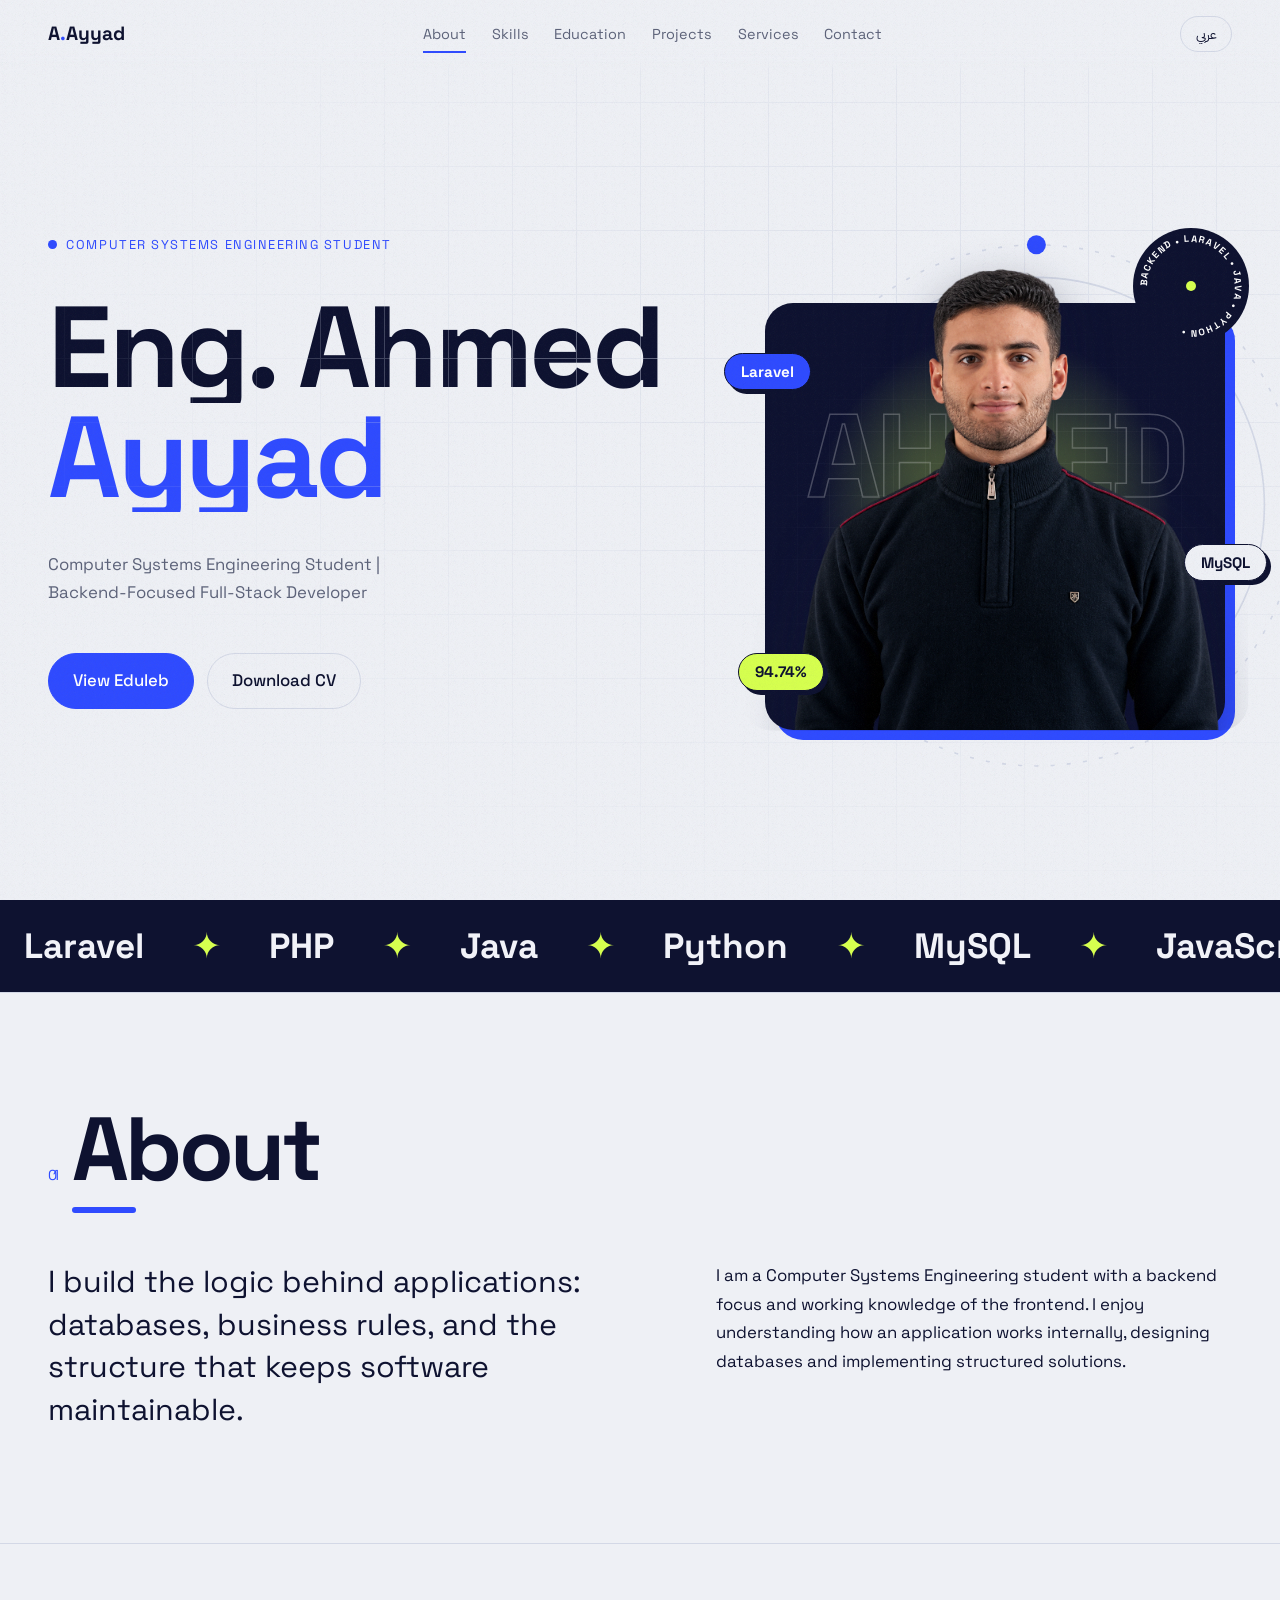
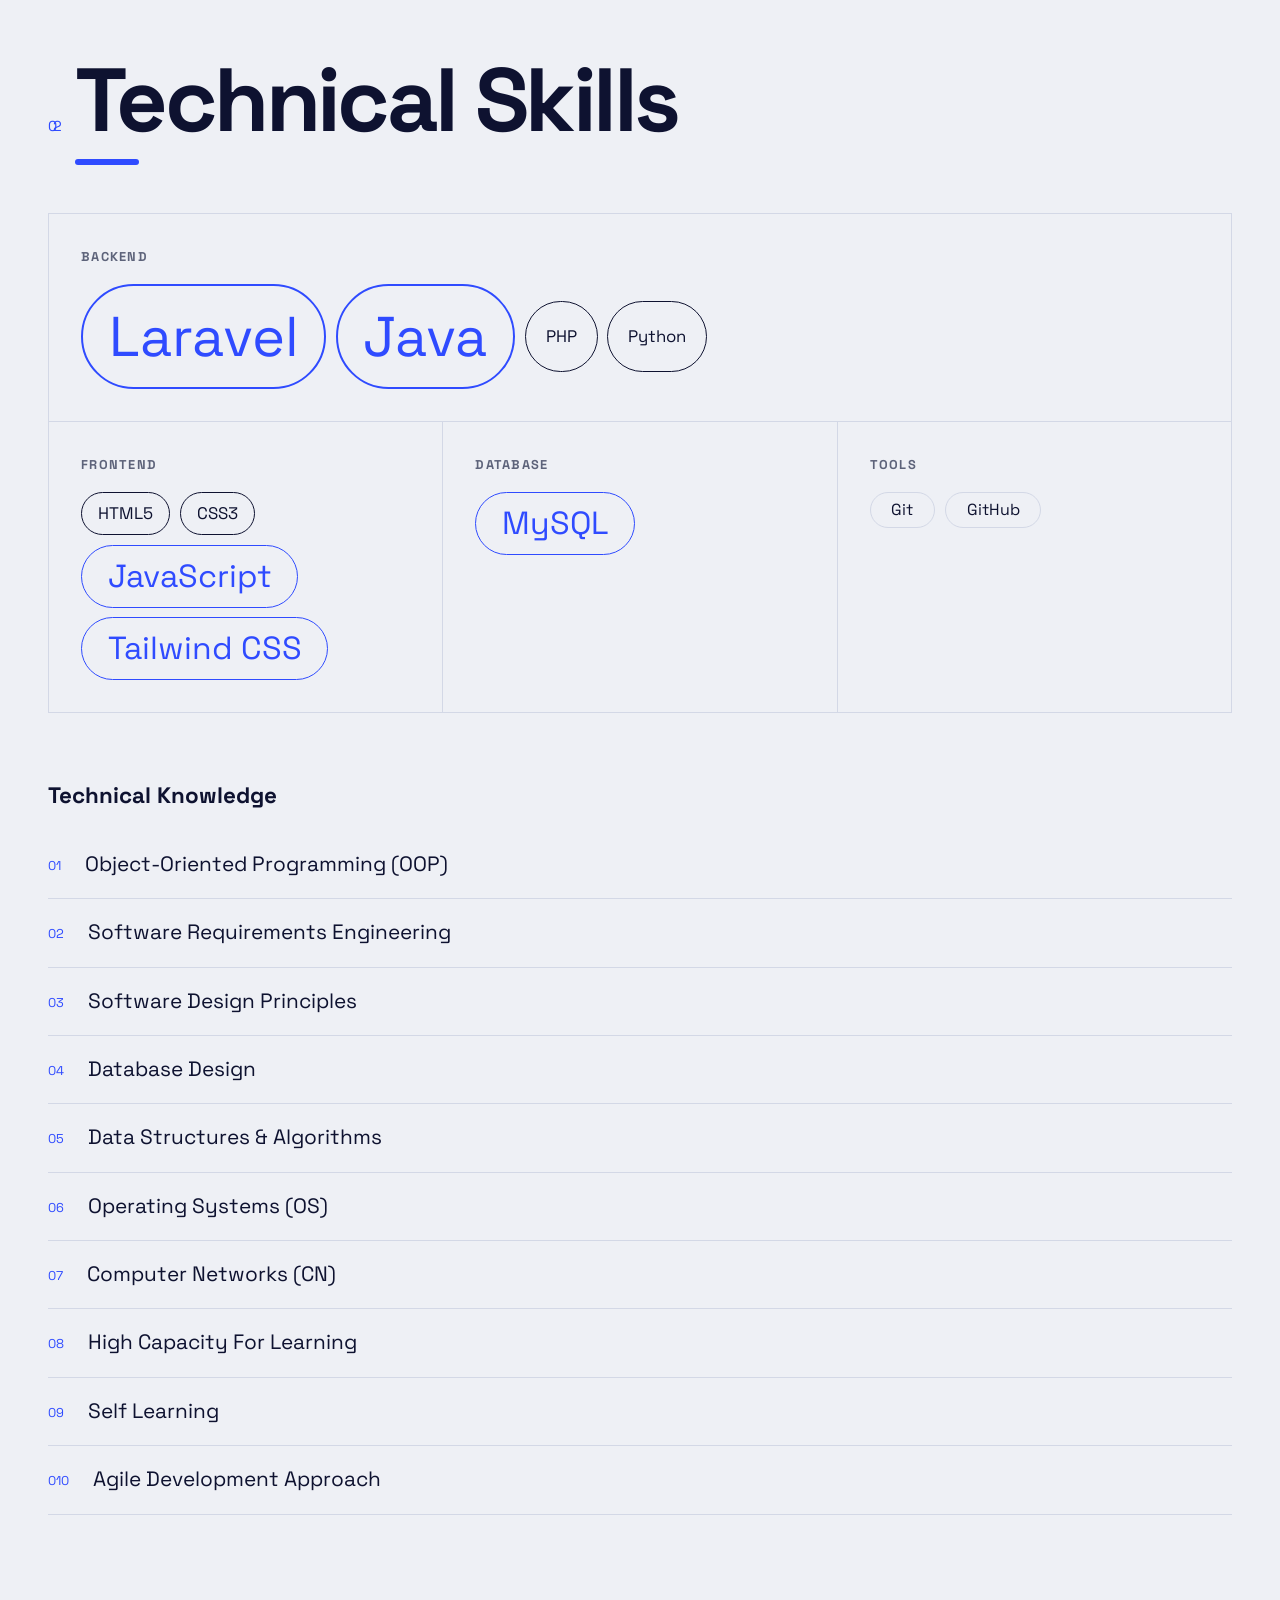
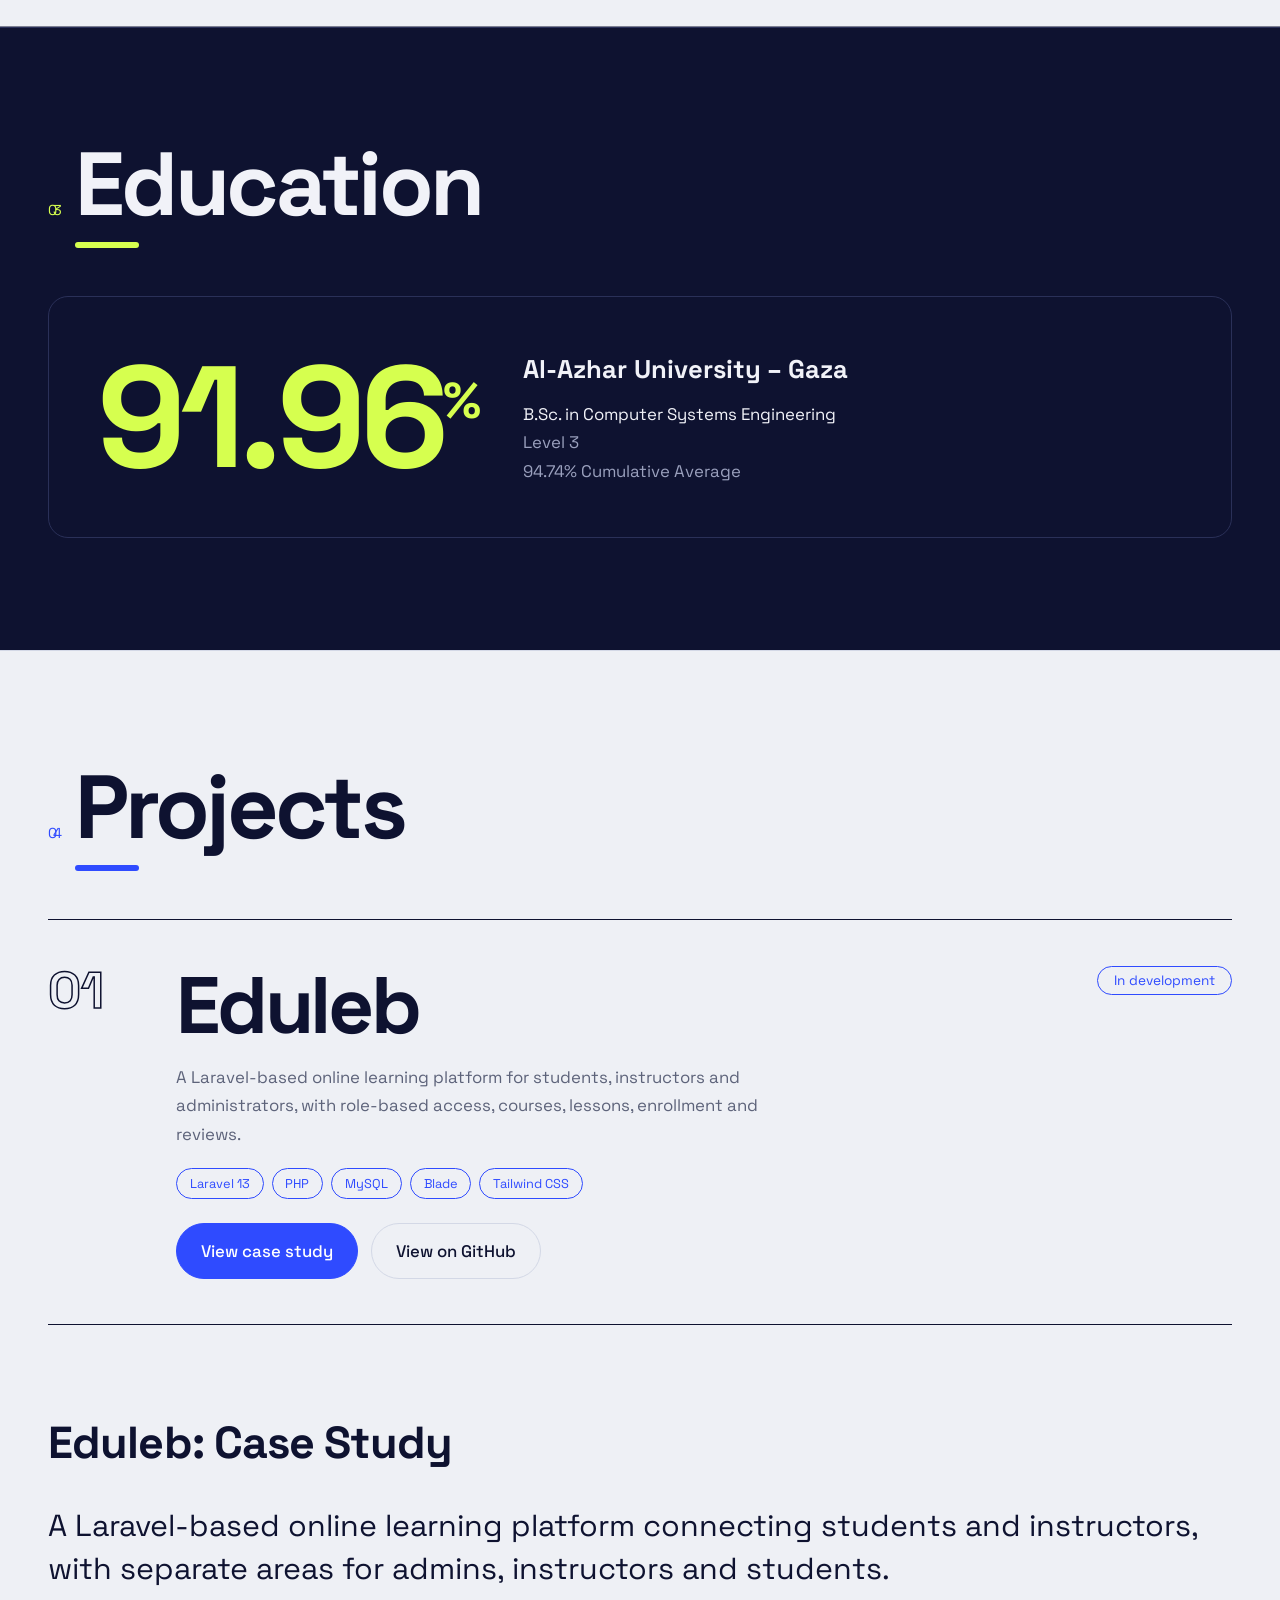
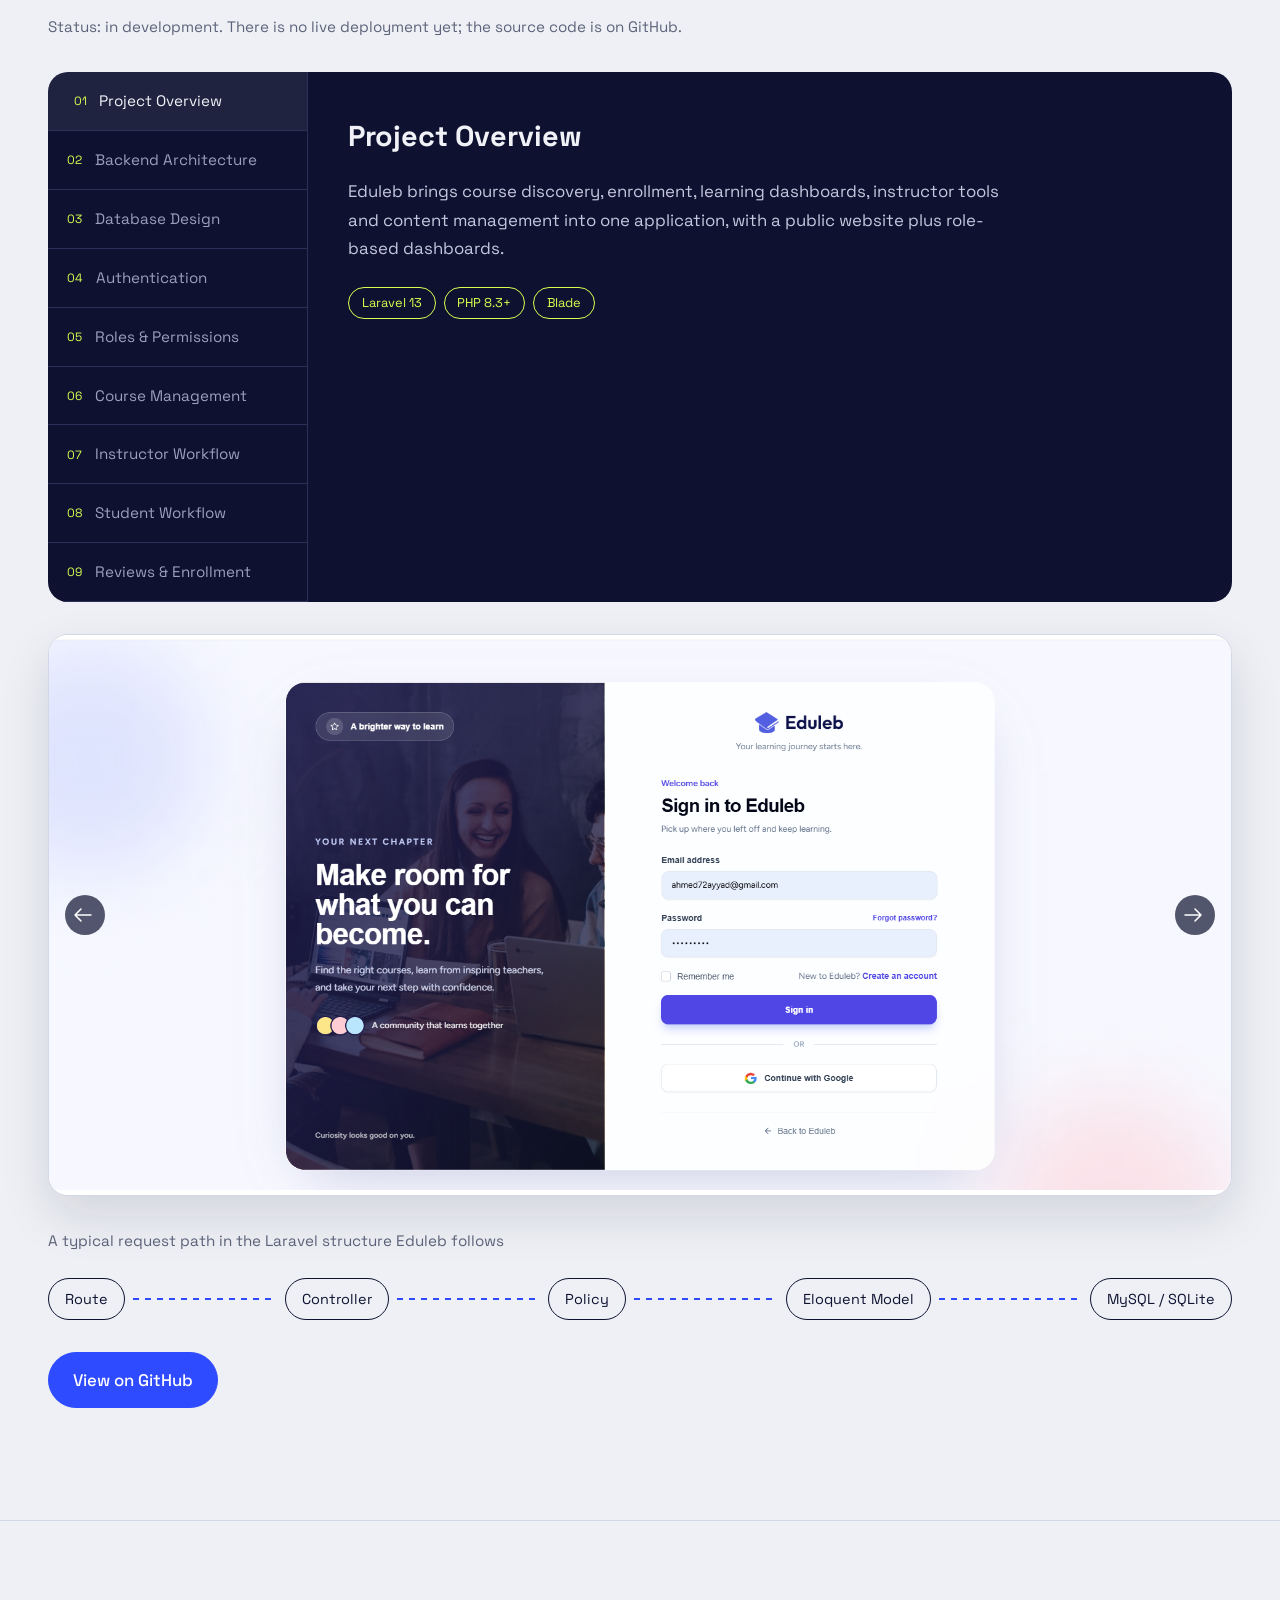
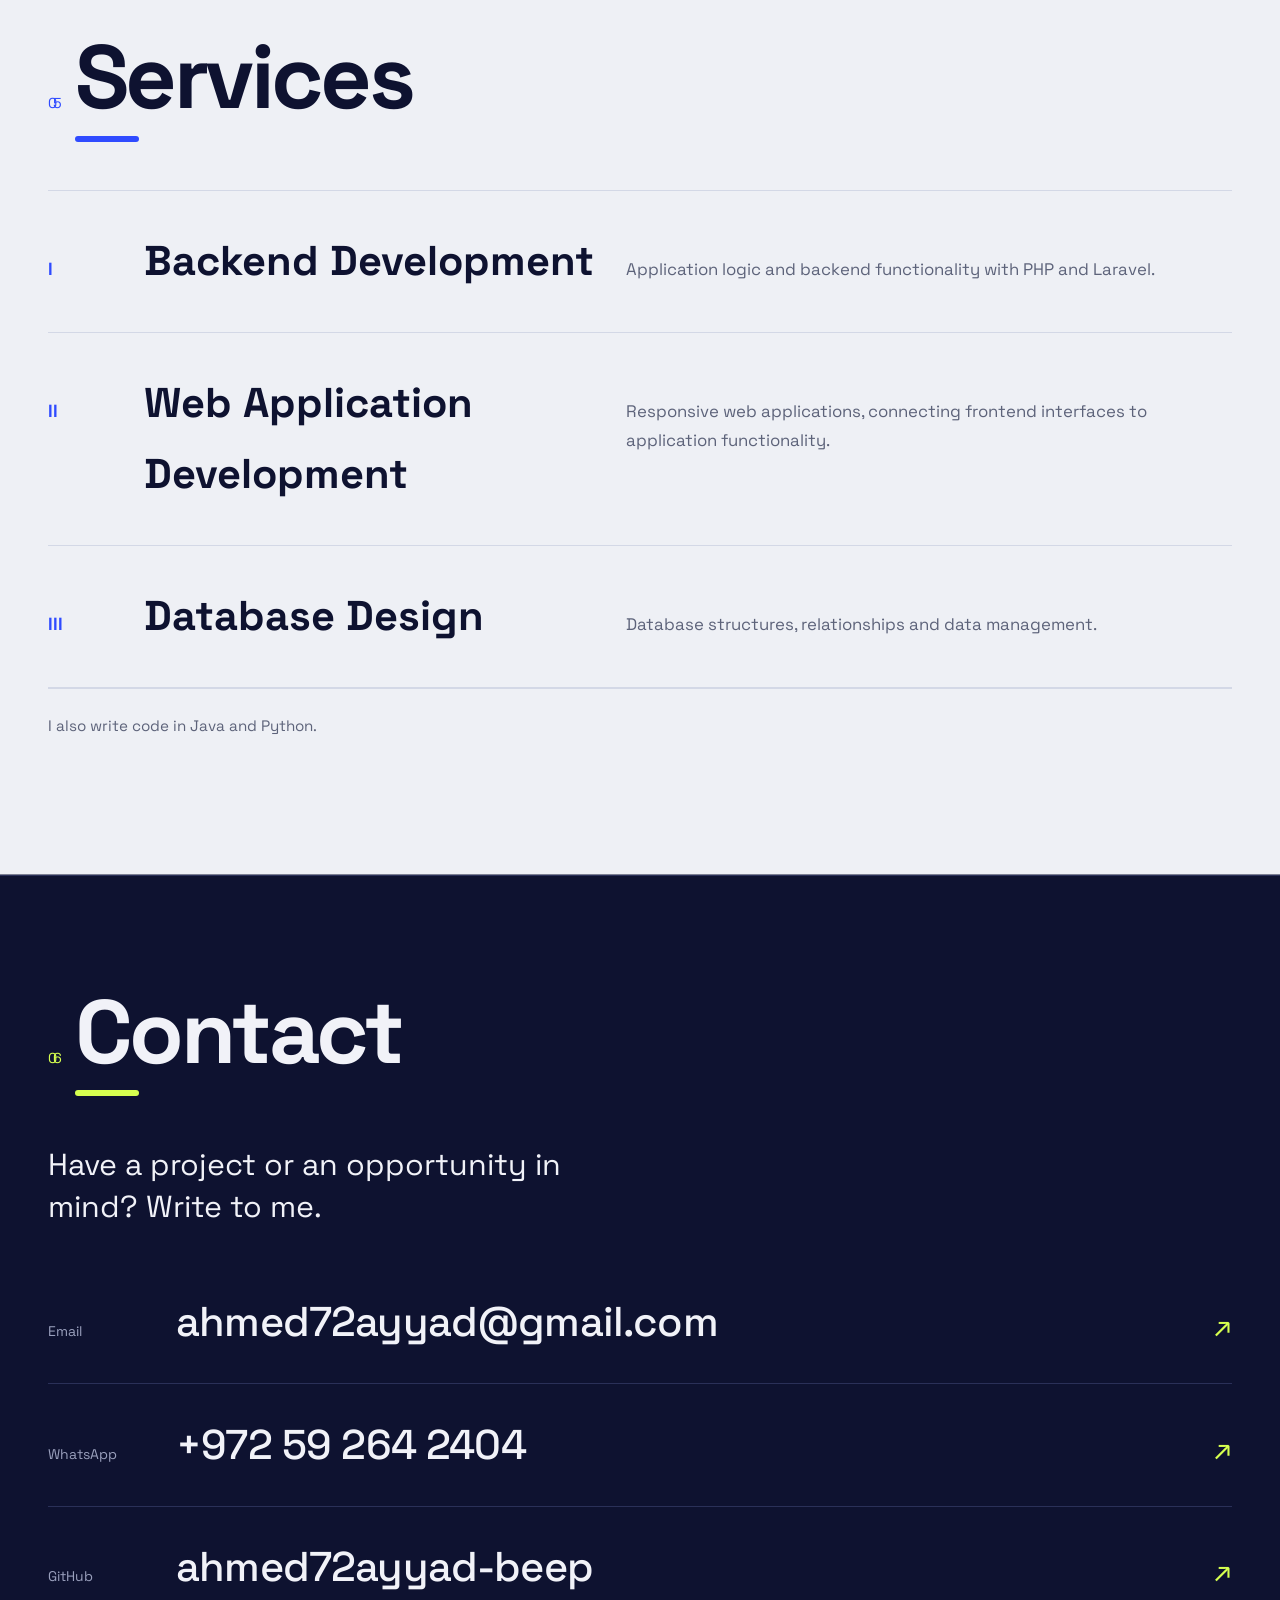
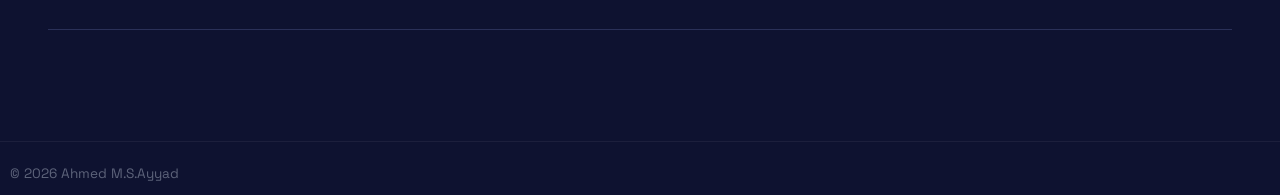
<file: index.html>
<!DOCTYPE html>
<html lang="en" dir="ltr">

<head>
  <meta charset="utf-8">
  <meta name="viewport" content="width=device-width,initial-scale=1">
  <title>Eng. Ahmed M.S.Ayyad — Backend-Focused Full-Stack Developer</title>
  <link rel="preconnect" href="https://fonts.googleapis.com">
  <link rel="preconnect" href="https://fonts.gstatic.com" crossorigin>
  <link
    href="https://fonts.googleapis.com/css2?family=IBM+Plex+Sans+Arabic:wght@400;500;700&family=Space+Grotesk:wght@400;500;700&display=swap"
    rel="stylesheet">
  <link rel="stylesheet" href="css/style.css">
</head>

<body>
  <div id="prog"></div><div id="glow" aria-hidden="true"></div>
  <div id="loader"><span>AHMED M.S.AYYAD</span></div>
  <header id="nav">
    <a href="#hero" class="logo">A<i>.</i>Ayyad</a>
    <nav id="links">
      <a href="#about" data-i18n="n_about"></a><a href="#skills" data-i18n="n_skills"></a>
      <a href="#edu" data-i18n="n_edu"></a><a href="#projects" data-i18n="n_proj"></a>
      <a href="#services" data-i18n="n_serv"></a><a href="#contact" data-i18n="n_contact"></a>
      <span id="ind"></span>
    </nav>
    <button id="lang" aria-label="Language">عربي</button>
  </header>

  <main>
    <section id="hero">
      <div class="grid-bg" data-p="0.15"></div>
      <p class="eyebrow r" data-i18n="h_eyebrow"></p>
      <h1 class="r"><span class="line"><b data-i18n="h_name1"></b></span><span class="line"><b
            data-i18n="h_name2"></b></span></h1>
      <p class="sub r" data-i18n="h_sub"></p>
      <div class="cta r"><a class="btn pri" href="#eduleb" data-i18n="h_cta1"></a><a class="btn"
          href="assets/Ahmed_M_S_Ayyad_CV.pdf" download="Ahmed_M_S_Ayyad_CV.pdf" data-i18n="h_cv"></a></div>
      <div class="me r">
        <div class="panel"><div class="fx"><i class="pgrid"></i><i class="aura"></i><b class="ghost" aria-hidden="true">AHMED</b><i class="beam"></i></div></div>
        <div class="cutout"><img src="assets/meee.png" width="900" height="835" alt="Ahmed M.S. Ayyad"></div>
        <svg class="orbit" viewBox="0 0 400 400" aria-hidden="true"><circle class="dash spin" cx="200" cy="200" r="192"/><circle class="spin rev" cx="200" cy="200" r="168"/><circle class="dot" cx="200" cy="8" r="7"/></svg>
        <span class="chip c1">Laravel</span><span class="chip c2">MySQL</span><span class="chip c3">94.74%</span>
        <svg class="badge" viewBox="0 0 120 120" aria-hidden="true"><circle cx="60" cy="60" r="58" /><defs><path id="cp" d="M60,60 m-44,0 a44,44 0 1,1 88,0 a44,44 0 1,1 -88,0" /></defs><text><textPath href="#cp">BACKEND • LARAVEL • JAVA • PYTHON •</textPath></text><circle cx="60" cy="60" r="5" class="dot" /></svg>
      </div>
    </section>
    <div class="marq" aria-hidden="true">
      <div>
        <span>Laravel</span><span>PHP</span><span>Java</span><span>Python</span><span>MySQL</span><span>JavaScript</span><span>Git</span><span>Laravel</span><span>PHP</span><span>Java</span><span>Python</span><span>MySQL</span><span>JavaScript</span><span>Git</span>
      </div>
    </div>

    <section id="about" class="sec">
      <h2 class="r"><small>01</small><span data-i18n="a_h"></span></h2>
      <div class="two">
        <p class="big r" data-i18n="a_p1"></p>
        <p class="r" data-i18n="a_p2"></p>
      </div>
    </section>

    <section id="skills" class="sec">
      <h2 class="r"><small>02</small><span data-i18n="s_h"></span></h2>
      <div class="skills">
        <div class="grp main r">
          <h3 data-i18n="s_be"></h3>
          <ul>
            <li class="hot">Laravel</li>
            <li class="hot">Java</li>
            <li
              style="display: flex;justify-content: center;align-items: center;    height: fit-content;align-self: center; padding: 20px;">
              PHP</li>
            <li
              style="display: flex;justify-content: center;align-items: center;    height: fit-content;align-self: center; padding: 20px;">
              Python</li>
          </ul>
        </div>
        <div class="grp r">
          <h3 data-i18n="s_fe"></h3>
          <ul>
            <li>HTML5</li>
            <li>CSS3</li>
            <li class="hot1">JavaScript</li>
            <li class="hot1">Tailwind CSS</li>
          </ul>
        </div>
        <div class="grp r">
          <h3 data-i18n="s_db"></h3>
          <ul>
            <li class="hot1">MySQL</li>
          </ul>
        </div>
        <div class="grp r">
          <h3 data-i18n="s_tl"></h3>
          <ul>
            <li class="hot2">Git</li>
            <li class="hot2">GitHub</li>
          </ul>
        </div>
      </div>
      <h3 class="sub2 r" data-i18n="k_h"></h3>
      <ol class="know r" id="know"></ol>
    </section>

    <section id="edu" class="sec dark">
      <h2 class="r"><small>03</small><span data-i18n="e_h"></span></h2>
      <div class="edu r">
        <div class="gpa">94.74<sup>%</sup></div>
        <div>
          <h3 data-i18n="e_uni"></h3>
          <p data-i18n="e_deg"></p>
          <p class="mut" data-i18n="e_lvl"></p>
          <p class="mut" data-i18n="e_avg"></p>
        </div>
      </div>
    </section>

    <section id="projects" class="sec">
      <h2 class="r"><small>04</small><span data-i18n="pj_h"></span></h2>
      <!-- ADD MORE PROJECTS: copy this whole <article class="proj"> block, change the number, name, text and links. -->
      <article class="proj r">
        <div class="pnum">01</div>
        <div class="pbody">
          <h3>Eduleb</h3>
          <p data-i18n="pj_desc"></p>
          <div class="tags"><span>Laravel 13</span><span>PHP</span><span>MySQL</span><span>Blade</span><span>Tailwind
              CSS</span></div>
          <div class="cta"><a class="btn pri" href="#eduleb" data-i18n="pj_case"></a>
            <a class="btn" href="https://github.com/ahmed72ayyad-beep/Eduleb" target="_blank" rel="noopener"
              data-i18n="p_gh"></a>
          </div>
        </div>
        <div class="pstat"><span data-i18n="pj_status"></span></div>
      </article>
      <h3 id="eduleb" class="sub2 r" data-i18n="pj_cs"></h3>
      <p class="big r" data-i18n="p_intro"></p>
      <p class="note r" data-i18n="p_status"></p>
      <div class="case r">
        <ul id="tabs"></ul>
        <div id="panel">
          <h3></h3>
          <p></p>
          <div class="tags"></div>
        </div>
      </div>
      <div class="shots r" aria-label="Project screenshots">
        <div class="slides">
          <div class="slide">
            <img src="assets/Sign in.png" class="shot" alt="Eduleb sign-in page">
          </div>
          <div class="slide" aria-hidden="true">
            <img src="assets/Home.png" class="shot" alt="Eduleb home page" loading="lazy">
          </div>
          <div class="slide" aria-hidden="true">
            <img src="assets/Admin Dashboard.png" class="shot" alt="Eduleb admin dashboard" loading="lazy">
          </div>
          <div class="slide" aria-hidden="true">
            <img src="assets/Instructor Dashboard.png" class="shot" alt="Eduleb instructor dashboard" loading="lazy">
          </div>
          <div class="slide" aria-hidden="true">
            <img src="assets/lessons.png" class="shot" alt="Eduleb lesson page" loading="lazy">
          </div>
          <div class="slide" aria-hidden="true">
            <img src="assets/coursesManagment.png" class="shot" alt="Eduleb course management page" loading="lazy">
          </div>
        </div>
        <button class="slide-arrow prev" type="button" aria-label="Previous image"
          style="display: flex;align-items: center;"><svg xmlns="http://www.w3.org/2000/svg" width="24" height="24"
            viewBox="0 0 24 24" fill="none">
            <path fill-rule="evenodd" clip-rule="evenodd"
              d="M10.5303 5.46967C10.8232 5.76256 10.8232 6.23744 10.5303 6.53033L5.81066 11.25H20C20.4142 11.25 20.75 11.5858 20.75 12C20.75 12.4142 20.4142 12.75 20 12.75H5.81066L10.5303 17.4697C10.8232 17.7626 10.8232 18.2374 10.5303 18.5303C10.2374 18.8232 9.76256 18.8232 9.46967 18.5303L3.46967 12.5303C3.17678 12.2374 3.17678 11.7626 3.46967 11.4697L9.46967 5.46967C9.76256 5.17678 10.2374 5.17678 10.5303 5.46967Z"
              fill="currentColor" />
          </svg></button>
        <button class="slide-arrow next" type="button" aria-label="Next image"
          style="display: flex;align-items: center;"><svg xmlns="http://www.w3.org/2000/svg" width="24" height="24"
            viewBox="0 0 24 24" fill="none">
            <path fill-rule="evenodd" clip-rule="evenodd"
              d="M13.4697 5.46967C13.7626 5.17678 14.2374 5.17678 14.5303 5.46967L20.5303 11.4697C20.8232 11.7626 20.8232 12.2374 20.5303 12.5303L14.5303 18.5303C14.2374 18.8232 13.7626 18.8232 13.4697 18.5303C13.1768 18.2374 13.1768 17.7626 13.4697 17.4697L18.1893 12.75H4C3.58579 12.75 3.25 12.4142 3.25 12C3.25 11.5858 3.58579 11.25 4 11.25H18.1893L13.4697 6.53033C13.1768 6.23744 13.1768 5.76256 13.4697 5.46967Z"
              fill="currentColor" />
          </svg></button>
      </div>
      <p class="note r" data-i18n="p_flow"></p>
      <div class="flow r" aria-hidden="true">
        <span>Route</span><i></i><span>Controller</span><i></i><span>Policy</span><i></i><span>Eloquent
          Model</span><i></i><span>MySQL / SQLite</span>
      </div>
      <a class="btn pri r" href="https://github.com/ahmed72ayyad-beep/Eduleb" target="_blank" rel="noopener"
        data-i18n="p_gh"></a>
    </section>

    <section id="services" class="sec">
      <h2 class="r"><small>05</small><span data-i18n="v_h"></span></h2>
      <div class="svc">
        <div class="r"><b>I</b>
          <h3 data-i18n="v1"></h3>
          <p data-i18n="v1p"></p>
        </div>
        <div class="r"><b>II</b>
          <h3 data-i18n="v2"></h3>
          <p data-i18n="v2p"></p>
        </div>
        <div class="r"><b>III</b>
          <h3 data-i18n="v3"></h3>
          <p data-i18n="v3p"></p>
        </div>
      </div>
      <p class="note r" data-i18n="v_note"></p>
    </section>

    <section id="contact" class="sec dark">
      <h2 class="r"><small>06</small><span data-i18n="c_h"></span></h2>
      <div class="links r">
        <p class="big" data-i18n="c_p"></p>
        <a href="mailto:ahmed72ayyad@gmail.com"><small>Email</small><b
            dir="ltr">ahmed72ayyad@gmail.com</b><em>↗</em></a>
        <a href="https://wa.me/972592642404" target="_blank" rel="noopener"><small>WhatsApp</small><b dir="ltr">+972 59
            264 2404</b><em>↗</em></a>
        <a href="https://github.com/ahmed72ayyad-beep" target="_blank" rel="noopener"><small>GitHub</small><b
            dir="ltr">ahmed72ayyad-beep</b><em>↗</em></a>
      </div>
    </section>
  </main>
  <footer style="margin: 0px; padding: 20px 0px 10px 10px; border: none; background-color: #0e1230;"><span>© 2026 Ahmed
      M.S.Ayyad</span><span data-i18n="ft"></span></footer>
  <script src="js/translations.js"></script>
  <script src="js/main.js"></script>
</body>

</html>
</file>
<file: css/style.css>
:root {
    --bg: #eef0f5;
    --fg: #0e1230;
    --mut: #5d637a;
    --line: #d3d8e6;
    --acc: #2f4bff;
    --ink: #0e1230;
    --hi: #d6ff4f;
    --f: 'Space Grotesk', 'IBM Plex Sans Arabic', system-ui, sans-serif
}

[dir=rtl] {
    --f: 'IBM Plex Sans Arabic', 'Space Grotesk', system-ui, sans-serif
}

* {
    box-sizing: border-box;
    margin: 0
}

html {
    scroll-behavior: smooth;
    scroll-padding-block-start: 70px
}

body {
    background: var(--bg);
    color: var(--fg);
    font: 400 1.05rem/1.7 var(--f);
    overflow-x: hidden;
    transition: opacity .25s
}

body.sw {
    opacity: 0
}

body::after {
    content: "";
    position: fixed;
    inset: 0;
    pointer-events: none;
    opacity: .07;
    z-index: 99;
    background-image: url("data:image/svg+xml,%3Csvg xmlns='http://www.w3.org/2000/svg' width='120' height='120'%3E%3Cfilter id='n'%3E%3CfeTurbulence baseFrequency='.9'/%3E%3C/filter%3E%3Crect width='120' height='120' filter='url(%23n)'/%3E%3C/svg%3E")
}

a {
    color: inherit;
    text-decoration: none
}

ul,
ol {
    list-style: none;
    padding: 0
}

#loader {
    position: fixed;
    inset: 0;
    background: var(--bg);
    z-index: 200;
    display: grid;
    place-items: center;
    font-size: 4rem;
    font-weight: 700;
    color: var(--acc);
    transition: transform .8s cubic-bezier(.77, 0, .18, 1) .3s
}

#loader.done {
    transform: translateY(-100%)
}

#nav {
    position: fixed;
    inset-inline: 0;
    top: 0;
    z-index: 50;
    display: flex;
    align-items: center;
    justify-content: space-between;
    padding: 1rem clamp(1rem, 4vw, 3rem);
    background: linear-gradient(var(--bg) 60%, transparent)
}

.logo {
    font-weight: 700;
    font-size: 1.2rem
}

.logo i {
    color: var(--acc);
    font-style: normal
}

#links {
    position: relative;
    display: flex;
    gap: 1.6rem;
    font-size: .9rem
}

#links a {
    padding-block: .3rem;
    color: var(--mut);
    transition: color .2s
}

#links a:hover,
#links a.on {
    color: var(--fg)
}

#ind {
    position: absolute;
    bottom: -2px;
    height: 2px;
    background: var(--acc);
    width: 0;
    transition: left .35s, width .35s
}

#lang {
    background: none;
    border: 1px solid var(--line);
    color: var(--fg);
    padding: .35rem .9rem;
    border-radius: 99px;
    cursor: pointer;
    font: inherit;
    font-size: .85rem;
    transition: .2s
}

#lang:hover {
    border-color: var(--acc);
    color: var(--acc)
}

section {
    position: relative
}

#hero {
    min-height: 100svh;
    padding: 7rem clamp(1rem, 4vw, 3rem) 3rem;
    display: grid;
    grid-template-columns: 1.4fr 1fr;
    grid-template-areas: "e p" "h p" "s p" "c p";
    align-content: center;
    column-gap: 3rem;
    overflow: hidden
}

.grid-bg {
    position: absolute;
    inset: -10% 0;
    background-image: linear-gradient(var(--line) 1px, transparent 1px), linear-gradient(90deg, var(--line) 1px, transparent 1px);
    background-size: 64px 64px;
    mask-image: radial-gradient(ellipse at 70% 40%, #000, transparent 70%);
    opacity: .6;
    animation: drift 30s linear infinite
}

@keyframes drift {
    to {
        background-position: 64px 64px
    }
}

.eyebrow {
    grid-area: e;
    color: var(--acc);
    letter-spacing: .12em;
    text-transform: uppercase;
    font-size: .8rem
}

h1 {
    grid-area: h;
    font-size: clamp(3rem, 9vw, 8rem);
    line-height: .95;
    letter-spacing: -.03em;
    margin-block: 1rem
}

h1 .line {
    display: block;
    overflow: hidden
}

h1 b {
    display: block;
    font-weight: 700
}

h1 .line:nth-child(2) b {
    color: var(--acc)
}

[dir=rtl] h1 {
    letter-spacing: 0;
    line-height: 1.3
}

.sub {
    grid-area: s;
    color: var(--mut);
    max-width: 34ch
}

.cta {
    grid-area: c;
    display: flex;
    flex-wrap: wrap;
    gap: .8rem;
    margin-block-start: 1.5rem
}

.two .cta {
    grid-area: auto
}

.btn {
    display: inline-block;
    padding: .8rem 1.5rem;
    border: 1px solid var(--line);
    border-radius: 99px;
    font: inherit;
    font-weight: 500;
    color: var(--fg);
    background: none;
    cursor: pointer;
    transition: .25s
}

.btn:hover {
    border-color: var(--acc);
    transform: translateY(-2px)
}

.btn.pri {
    background: var(--acc);
    color: #fff;
    border-color: var(--acc)
}

.btn.pri:hover {
    box-shadow: 0 8px 24px #2f4bff44
}

.sec {
    padding: 7rem clamp(1rem, 4vw, 3rem);
    border-top: 1px solid var(--line);
    max-width: 1300px;
    margin-inline: auto
}

h2 {
    font-size: clamp(2rem, 5vw, 4rem);
    letter-spacing: -.02em;
    margin-block-end: 3rem;
    display: flex;
    align-items: baseline;
    gap: 1rem
}

h2 small {
    font-size: .9rem;
    color: var(--acc);
    font-weight: 400
}

.two {
    display: grid;
    grid-template-columns: 1.2fr 1fr;
    gap: 3rem
}

.big {
    font-size: clamp(1.3rem, 2.4vw, 1.9rem);
    line-height: 1.4
}

.mut,
.note {
    color: var(--mut)
}

.skills {
    display: grid;
    grid-template-columns: repeat(12, 1fr);
    gap: 1px;
    background: var(--line);
    border: 1px solid var(--line)
}

.grp {
    background: var(--bg);
    padding: 2rem;
    grid-column: span 4
}

.grp.main {
    grid-column: span 12
}

.grp h3 {
    font-size: .8rem;
    color: var(--mut);
    letter-spacing: .1em;
    text-transform: uppercase;
    margin-block-end: 1rem
}

.grp ul {
    display: flex;
    flex-wrap: wrap;
    gap: .6rem
}

.grp li {
    padding: .4rem 1rem;
    border: 1px solid var(--line);
    border-radius: 99px;
    transition: .25s;
    cursor: default
}

.grp li:hover {
    background: var(--fg);
    color: var(--bg);
    transform: translateY(-3px) rotate(-2deg)
}

.grp li.hot {
    font-size: clamp(1.8rem, 5vw, 3.5rem);
    padding: .2rem 1.6rem;
    border-color: var(--acc);
    color: var(--acc)
}

.grp li.hot:hover {
    background: var(--acc);
    color: #fff
}

.grp li.hot1 {
    font-size: clamp(1.3rem, 3vw, 2rem);
    padding: .2rem 1.6rem;
    border-color: var(--acc);
    color: var(--acc)
}

.grp li.hot1:hover {
    background: var(--acc);
    color: #fff
}
.grp li.hot2 {
    font-size: clamp(1rem, 2vw, 1rem);
    padding: .2rem 1.3rem;
    border-color: orange;
    color: red
}

.grp li.hot2:hover {
    background: orangered;
    color: #fff
}

.sub2 {
    margin-block: 4rem 1rem;
    font-size: 1.4rem
}

.know {
    counter-reset: k
}

.know li {
    counter-increment: k;
    display: flex;
    gap: 1.5rem;
    padding: 1rem 0;
    border-bottom: 1px solid var(--line);
    font-size: 1.3rem;
    transition: .3s
}

.know li::before {
    content: "0" counter(k);
    color: var(--acc);
    font-size: .8rem;
    padding-block-start: .5rem
}

.know li:hover {
    padding-inline-start: 1rem;
    color: var(--acc)
}

.edu {
    display: flex;
    gap: 3rem;
    align-items: center;
    border: 1px solid var(--line);
    padding: 3rem;
    flex-wrap: wrap
}

.gpa {
    font-size: clamp(4rem, 12vw, 9rem);
    font-weight: 700;
    color: var(--acc);
    line-height: 1;
    letter-spacing: -.04em;
    direction: ltr
}

.gpa sup {
    font-size: .35em
}

.edu h3 {
    font-size: 1.6rem;
    margin-block-end: .5rem
}

.case {
    display: grid;
    grid-template-columns: 260px 1fr;
    border: 1px solid var(--line);
    margin-block: 2rem
}

#tabs {
    border-inline-end: 1px solid var(--line)
}

#tabs button {
    width: 100%;
    text-align: start;
    background: none;
    border: 0;
    border-bottom: 1px solid var(--line);
    color: var(--mut);
    font: inherit;
    font-size: .95rem;
    padding: 1rem 1.2rem;
    cursor: pointer;
    transition: .25s;
    display: flex;
    gap: .8rem
}

#tabs button span {
    color: var(--acc);
    font-size: .75rem;
    padding-block-start: .2rem
}

#tabs button:hover,
#tabs button.on {
    color: var(--fg);
    background: #0000000a;
    padding-inline-start: 1.6rem
}

#panel {
    padding: 2.5rem
}

#panel.k {
    animation: fade .4s
}

#panel h3 {
    font-size: 1.8rem;
    margin-block-end: 1rem
}

#panel p {
    color: #3a3833;
    max-width: 60ch
}

@keyframes fade {
    from {
        opacity: 0;
        transform: translateY(10px)
    }
}

.tags {
    display: flex;
    flex-wrap: wrap;
    gap: .5rem;
    margin-block-start: 1.5rem
}

.tags span {
    font-size: .8rem;
    padding: .25rem .8rem;
    border: 1px solid var(--acc);
    color: var(--acc);
    border-radius: 99px
}

.shots {
    position: relative;
    overflow: hidden;
    border: 1px solid var(--line);
    background: #fff;
    margin-block-end: 2rem
}

.slides {
    display: flex;
    direction: ltr;
    transition: transform .5s cubic-bezier(.2, .7, .2, 1)
}

.slide {
    flex: 0 0 100%;
    height: clamp(220px, 55vw, 560px);
    overflow: hidden;
    background: #fff
}

.shot {
    display: block;
    width: 100%;
    height: 100%;
    object-fit: contain
}

.slide-arrow {
    position: absolute;
    top: 50%;
    width: 2.5rem;
    height: 2.5rem;
    border: 0;
    border-radius: 50%;
    background: #0e1230b3;
    color: #fff;
    font: inherit;
    font-size: 1.75rem;
    line-height: 1;
    cursor: pointer;
    transform: translateY(-50%)
}

.slide-arrow:hover {
    background: var(--acc)
}

.slide-arrow.prev {
    left: 1rem
}

.slide-arrow.next {
    right: 1rem
}

.svc {
    display: grid;
    grid-template-columns: repeat(3, 1fr);
    border-block: 1px solid var(--line)
}

.svc div {
    padding: 2.5rem 2rem;
    border-inline-end: 1px solid var(--line);
    transition: background .3s
}

.svc div:last-child {
    border: 0
}

.svc div:hover {
    background: #0000000a
}

.svc b {
    color: var(--acc);
    font-size: .9rem
}

.svc h3 {
    font-size: 1.6rem;
    margin-block: 1rem .6rem
}

.svc p {
    color: var(--mut)
}

.note {
    margin-block: 1.5rem;
    font-size: .95rem
}

footer {
    display: flex;
    justify-content: space-between;
    flex-wrap: wrap;
    gap: 1rem;
    padding: 2rem clamp(1rem, 4vw, 3rem);
    border-top: 1px solid var(--line);
    color: var(--mut);
    font-size: .85rem
}

.r {
    opacity: 0;
    transform: translateY(30px);
    transition: opacity .8s, transform .8s cubic-bezier(.2, .7, .2, 1)
}

.r.in {
    opacity: 1;
    transform: none
}

h1.r {
    opacity: 1;
    transform: none
}

h1.r .line b {
    transform: translateY(105%);
    transition: transform 1s cubic-bezier(.2, .7, .2, 1) .2s
}

h1.r.in .line b {
    transform: none
}

@media(max-width:1024px) {
    .skills .grp {
        grid-column: span 6
    }

    .case {
        grid-template-columns: 1fr
    }

    #tabs {
        display: flex;
        overflow-x: auto;
        border: 0;
        border-bottom: 1px solid var(--line)
    }

    #tabs button {
        white-space: nowrap;
        border: 0;
        width: auto
    }
}

@media(max-width:768px) {
    #links {
        display: none
    }

    #hero {
        grid-template-columns: 1fr;
        grid-template-areas: "e" "h" "s" "p" "c";
        padding-block-start: 6rem
    }

    .two,
    .svc {
        grid-template-columns: 1fr
    }

    .svc div {
        border-inline-end: 0;
        border-bottom: 1px solid var(--line)
    }

    .sec {
        padding-block: 4.5rem
    }

    .grp,
    .skills .grp {
        grid-column: span 12
    }

    .edu {
        padding: 1.5rem
    }

    #panel {
        padding: 1.5rem
    }
}

@media(prefers-reduced-motion:reduce) {
    * {
        animation: none !important;
        transition: none !important
    }

    .r,
    h1.r .line b {
        opacity: 1;
        transform: none
    }
}

.orbit {
    position: absolute;
    inset: -12%;
    width: 124%;
    height: 124%;
    fill: none;
    stroke: var(--line);
    stroke-width: 1.2;
    z-index: -1;
    overflow: visible
}

.orbit .dash {
    stroke-dasharray: 3 9
}

.orbit .dot {
    fill: var(--acc);
    stroke: none
}

.spin {
    transform-origin: 200px 200px;
    animation: spin 40s linear infinite
}

.spin.rev {
    animation-duration: 60s;
    animation-direction: reverse
}

@keyframes spin {
    to {
        transform: rotate(360deg)
    }
}

.badge {
    position: absolute;
    inset-block-end: -34px;
    inset-inline-start: -44px;
    width: 120px;
    height: 120px;
    animation: spin 22s linear infinite;
    direction: ltr
}

.badge circle:first-child {
    fill: var(--fg);
    stroke: none
}

.badge text {
    font: 700 9.5px var(--f);
    letter-spacing: .14em;
    fill: var(--bg)
}

.badge .dot {
    fill: var(--acc)
}

.marq {
    direction: ltr;
    overflow: hidden;
    background: var(--fg);
    color: var(--bg);
    padding: 1rem 0
}

.marq div {
    display: flex;
    width: max-content;
    animation: mq 35s linear infinite
}

.marq span {
    font-size: clamp(1.4rem, 3vw, 2.2rem);
    font-weight: 700;
    padding-inline: 1.5rem;
    white-space: nowrap
}

.marq span::after {
    content: "✦";
    color: var(--acc);
    margin-inline-start: 3rem
}

@keyframes mq {
    to {
        transform: translateX(-50%)
    }
}

.flow {
    direction: ltr;
    display: flex;
    align-items: center;
    gap: .5rem;
    margin-block: 1rem 2rem
}

.flow span {
    border: 1px solid var(--fg);
    padding: .5rem 1rem;
    border-radius: 99px;
    font-size: .9rem;
    white-space: nowrap;
    transition: .25s
}

.flow span:hover {
    background: var(--acc);
    border-color: var(--acc);
    color: #fff
}

.flow i {
    flex: 1;
    min-width: 16px;
    height: 2px;
    background: repeating-linear-gradient(90deg, var(--acc) 0 6px, transparent 6px 12px);
    background-size: 12px 2px;
    animation: dash 1s linear infinite
}

@keyframes dash {
    to {
        background-position: 12px 0
    }
}

.links .big {
    margin-block-end: 2rem;
    max-width: 30ch
}

.links a {
    display: flex;
    align-items: baseline;
    gap: 1.5rem;
    padding: 1.6rem 0;
    border-bottom: 1px solid var(--line);
    transition: .3s
}

.links small {
    width: 6.5rem;
    color: var(--mut);
    flex: none
}

.links b {
    flex: 1;
    font-weight: 500;
    font-size: clamp(1.2rem, 3.6vw, 2.6rem);
    overflow-wrap: anywhere
}

.links em {
    font-style: normal;
    font-size: 1.8rem;
    color: var(--acc);
    transition: .3s
}

.links a:hover {
    padding-inline-start: 1rem;
    color: var(--acc)
}

.links a:hover em {
    transform: translate(5px, -5px)
}

@media(max-width:768px) {
    .flow {
        flex-direction: column;
        align-items: stretch
    }

    .flow span {
        text-align: center
    }

    .flow i {
        flex: none;
        height: 22px;
        width: 2px;
        align-self: center;
        background: var(--acc);
        animation: none
    }

    .links a {
        flex-wrap: wrap;
        gap: .2rem 1rem
    }

    .links small {
        width: 100%
    }
}

@media(prefers-reduced-motion:reduce) {
    .photo img {
        clip-path: none;
        transform: none
    }
}

/* ---- v2 redesign ---- */
.dark {
    --bg: var(--ink);
    --fg: #f1f2f8;
    --mut: #9aa0bd;
    --line: #2a3058;
    --acc: var(--hi);
    background: var(--ink);
    color: var(--fg);
    box-shadow: 0 0 0 100vmax var(--ink);
    clip-path: inset(0 -100vmax)
}

.dark .btn.pri {
    color: var(--ink)
}

.dark .btn:hover {
    color: var(--fg)
}

.dark .btn.pri:hover {
    color: var(--ink)
}

h2 {
    font-size: clamp(2.4rem, 7vw, 6rem);
    font-weight: 700;
    letter-spacing: -.04em;
    line-height: 1
}

h2 span::after {
    content: "";
    display: block;
    width: 64px;
    height: 6px;
    background: var(--acc);
    margin-block-start: .8rem;
    border-radius: 3px
}

.grid-bg {
    background-image: linear-gradient(var(--line) 1px, transparent 1px), linear-gradient(90deg, var(--line) 1px, transparent 1px)
}

.ring {
    grid-area: p;
    position: relative;
    align-self: center;
    justify-self: center;
    width: min(100%, 460px);
    aspect-ratio: 1
}

.ring .orbit {
    inset: 0;
    width: 100%;
    height: 100%;
    z-index: 0
}

.track {
    stroke: var(--line);
    stroke-width: 14
}

.val {
    stroke: var(--acc);
    stroke-width: 14;
    stroke-linecap: round;
    stroke-dasharray: 942.48;
    stroke-dashoffset: 942.48;
    transform: rotate(-90deg);
    transform-origin: 200px 200px;
    transition: stroke-dashoffset 2.2s cubic-bezier(.2, .7, .2, 1) .8s
}

.ring.in .val {
    stroke-dashoffset: 49.57
}

.num {
    position: absolute;
    inset: 0;
    display: grid;
    place-content: center;
    text-align: center
}

.num strong {
    font-size: clamp(2.6rem, 6vw, 4.6rem);
    line-height: 1;
    letter-spacing: -.03em;
    direction: ltr
}

.num span {
    color: var(--mut);
    font-size: .85rem;
    margin-block-start: .5rem
}

.marq {
    background: var(--ink);
    color: #f1f2f8
}

.marq span::after {
    color: var(--hi)
}

.badge circle:first-child {
    fill: var(--ink)
}

.badge text {
    fill: #fff
}

.badge .dot {
    fill: var(--hi)
}

.case {
    background: var(--ink);
    color: #f1f2f8;
    --fg: #f1f2f8;
    --mut: #9aa0bd;
    --line: #2a3058;
    --acc: var(--hi);
    border: 0;
    border-radius: 20px;
    overflow: hidden
}

#panel p {
    color: #c4c8de
}

.case #tabs button:hover,
.case #tabs button.on {
    background: #ffffff12
}

.svc {
    display: block
}

.svc div {
    display: grid;
    grid-template-columns: 5rem 1fr 1.3fr;
    align-items: baseline;
    gap: 1rem;
    padding: 2.2rem 0;
    border-inline-end: 0;
    border-bottom: 1px solid var(--line);
    transition: .3s
}

.svc div:last-child {
    border-bottom: 1px solid var(--line)
}

.svc div:hover {
    background: none;
    padding-inline-start: 1.2rem
}

.svc div:hover h3 {
    color: var(--acc)
}

.svc h3 {
    margin: 0;
    font-size: clamp(1.5rem, 3.4vw, 2.6rem)
}

.svc b {
    font-size: 1.1rem
}

.grp {
    border-radius: 0
}

.grp li {
    border-color: var(--fg)
}

.grp li.hot {
    border-color: var(--acc);
    border-width: 2px
}

.links b {
    letter-spacing: -.02em
}

.edu {
    border-radius: 20px
}

@media(max-width:768px) {
    .svc div {
        grid-template-columns: 1fr;
        gap: .3rem
    }
}

/* hero stack (replaces the average ring) */
[dir=rtl] {
    --sx: -7px
}

.stack {
    grid-area: p;
    position: relative;
    align-self: center;
    justify-self: center;
    width: min(100%, 430px)
}

.layer {
    background: var(--bg);
    border: 1.5px solid var(--ink);
    border-radius: 16px;
    padding: 1.2rem 1.4rem;
    box-shadow: var(--sx, 7px) 7px 0 var(--ink);
    transition: transform .3s, box-shadow .3s
}

.layer.main {
    background: var(--acc);
    color: #fff;
    padding-block: 1.8rem
}

.layer:hover {
    transform: translate(-3px, -3px);
    box-shadow: calc(var(--sx, 7px)*1.5) 10px 0 var(--ink)
}

.layer h4 {
    font-size: .75rem;
    letter-spacing: .12em;
    text-transform: uppercase;
    opacity: .75;
    margin-block-end: .7rem
}

.layer p {
    display: flex;
    flex-wrap: wrap;
    gap: .5rem
}

.layer span {
    border: 1.5px solid currentColor;
    border-radius: 99px;
    padding: .1rem .8rem;
    font-size: .9rem
}

.layer.main span {
    font-size: 1.25rem;
    font-weight: 700;
    padding-inline: 1rem
}

.wire {
    display: block;
    width: 2px;
    height: 38px;
    margin-inline: auto;
    background: repeating-linear-gradient(var(--acc) 0 6px, transparent 6px 12px);
    background-size: 2px 12px;
    animation: dashv 1s linear infinite
}

@keyframes dashv {
    to {
        background-position: 0 12px
    }
}

.stack .badge {
    inset-block: -36px auto;
    inset-inline: auto -30px
}

#hero .cta {
    align-self: start;
    align-items: flex-start
}

.proj {
    display: grid;
    grid-template-columns: 6rem 1fr auto;
    gap: 2rem;
    align-items: start;
    padding: 2.8rem 0;
    border-block: 1.5px solid var(--fg);
    transition: background .3s
}

.pnum {
    font-size: 3.2rem;
    font-weight: 700;
    line-height: 1;
    color: transparent;
    -webkit-text-stroke: 1.5px var(--fg);
    direction: ltr
}

.proj h3 {
    font-size: clamp(2.6rem, 7vw, 5rem);
    letter-spacing: -.04em;
    line-height: 1;
    transition: color .3s
}

.proj:hover h3 {
    color: var(--acc)
}

.pbody p {
    max-width: 56ch;
    margin-block: 1.1rem 0;
    color: var(--mut)
}

.pbody .tags {
    margin-block: 1.2rem 0
}

.pstat span {
    border: 1.5px solid var(--acc);
    color: var(--acc);
    padding: .3rem 1rem;
    border-radius: 99px;
    font-size: .85rem;
    white-space: nowrap
}

#eduleb.sub2 {
    font-size: clamp(1.7rem, 4vw, 2.8rem);
    margin-block: 5rem 1.5rem;
    letter-spacing: -.02em
}

@media(max-width:768px) {
    .proj {
        grid-template-columns: 1fr;
        gap: 1rem
    }

    .pnum {
        font-size: 2.2rem
    }
}
/* ---- v3: portrait + motion ---- */
#prog{position:fixed;top:0;inset-inline:0;height:3px;background:var(--acc);transform:scaleX(0);transform-origin:left;z-index:120}
#glow{position:fixed;top:0;left:0;width:420px;height:420px;border-radius:50%;pointer-events:none;z-index:1;opacity:0;transition:opacity .4s;background:radial-gradient(circle,#2f4bff1f,transparent 65%)}
#nav{backdrop-filter:blur(8px)}
#hero .eyebrow::before{content:"";display:inline-block;width:.55rem;height:.55rem;margin-inline-end:.6rem;border-radius:50%;background:var(--acc);animation:pulse 1.8s infinite}
@keyframes pulse{0%{box-shadow:0 0 0 0 #2f4bff80}100%{box-shadow:0 0 0 10px #2f4bff00}}
h1 .line:nth-child(2) b{background:linear-gradient(100deg,var(--acc) 30%,#8b5cff,var(--acc) 70%);background-size:200% 100%;-webkit-background-clip:text;background-clip:text;color:transparent;animation:sheen 6s linear infinite}
@keyframes sheen{to{background-position:-200% 0}}
.btn{transform:translate(var(--mx,0px),var(--my,0px))}
.btn:hover{transform:translate(var(--mx,0px),calc(var(--my,0px) - 2px))}
h2 span::after{width:0;transition:width .9s cubic-bezier(.2,.7,.2,1) .3s}
h2.in span::after{width:64px}
@keyframes pop{from{opacity:0;transform:translateY(16px) scale(.9)}}
@keyframes slide{from{opacity:0;transform:translateX(-24px)}}
.grp.in li{animation:pop .55s backwards;animation-delay:calc(var(--i,0)*80ms + .2s)}
.know.in li{animation:slide .6s backwards;animation-delay:calc(var(--i,0)*70ms)}
.marq:hover div{animation-play-state:paused}
.proj{transition:background .3s,padding .3s}
.proj:hover{padding-inline:1.2rem;background:#2f4bff0d}
.shots{border-radius:20px;box-shadow:0 20px 50px #0e12301f}
.slide-arrow{transition:background .2s,transform .2s}
.slide-arrow:hover{transform:translateY(-50%) scale(1.12)}
.hot2{border-color:var(--line)!important;color:var(--fg)!important}
:focus-visible{outline:2px solid var(--acc);outline-offset:3px}

/* ---- v4: cut-out portrait ---- */
.me{grid-area:p;position:relative;isolation:isolate;align-self:center;justify-self:center;width:min(100%,460px);aspect-ratio:1/1.08}
.me .orbit{position:absolute;left:-9%;top:4%;width:118%;height:auto;aspect-ratio:1;inset:auto;z-index:-1}
.panel{position:absolute;inset:14% 0 0;background:var(--ink);border-radius:28px;box-shadow:10px 10px 0 var(--acc);transform:scaleY(0);transform-origin:bottom}
.me.in .panel{transform:none;transition:transform 1.1s cubic-bezier(.77,0,.18,1) .15s}
.fx{position:absolute;inset:0;border-radius:inherit;overflow:hidden}
.pgrid{position:absolute;inset:0;background-image:linear-gradient(#ffffff14 1px,transparent 1px),linear-gradient(90deg,#ffffff14 1px,transparent 1px);background-size:32px 32px;mask-image:radial-gradient(circle at 50% 55%,#000,transparent 75%);animation:drift 12s linear infinite}
.aura{position:absolute;left:50%;top:48%;width:80%;aspect-ratio:1;border-radius:50%;translate:calc(-50% + var(--px,0px)*-.8) -50%;background:radial-gradient(circle,#d6ff4f88,#d6ff4f00 68%);transform:scale(0);animation:breathe 5s ease-in-out infinite}
.me.in .aura{transform:scale(1);transition:transform 1.4s cubic-bezier(.2,.7,.2,1) .9s}
@keyframes breathe{50%{opacity:.6;scale:1.08}}
.ghost{position:absolute;inset-inline:0;top:22%;text-align:center;direction:ltr;font-size:clamp(4.2rem,11vw,7.4rem);line-height:1;letter-spacing:-.04em;color:transparent;-webkit-text-stroke:1.5px #ffffff3d;white-space:nowrap;translate:calc(var(--px,0px)*1.2) 0;opacity:0}
.me.in .ghost{opacity:1;animation:ghostin 1.2s cubic-bezier(.2,.7,.2,1) 1s backwards}
@keyframes ghostin{from{opacity:0;letter-spacing:.3em}}
.beam{position:absolute;inset:0;background:linear-gradient(105deg,transparent 42%,#ffffff26 50%,transparent 58%);transform:translateX(-130%);animation:beam 6s ease-in-out 3s infinite}
@keyframes beam{55%,100%{transform:translateX(130%)}}
.cutout{position:absolute;inset:0;pointer-events:none;clip-path:inset(-30% -5% 0 -5% round 0 0 28px 28px);z-index:1}
.cutout img{position:absolute;bottom:0;left:50%;width:112%;max-width:none;height:auto;translate:calc(-50% + var(--px,0px)*.35) 0;transform:translateY(14%);opacity:0;filter:drop-shadow(0 18px 24px #0e123066)}
.me.in .cutout img{transform:none;opacity:1;transition:transform 1.2s cubic-bezier(.2,.7,.2,1) .8s,opacity .8s .8s}
.cutout img{animation:breath 6s ease-in-out 2.4s infinite}
@keyframes breath{50%{scale:1.012}}
.chip{position:absolute;z-index:2;background:var(--bg);border:1.5px solid var(--ink);border-radius:99px;padding:.3rem 1rem;font-weight:700;font-size:.95rem;box-shadow:4px 4px 0 var(--ink);translate:calc(var(--px,0px)*var(--d,1)) calc(var(--py,0px)*var(--d,1));transition:translate .3s ease-out;animation:fl 5s ease-in-out infinite,pop .6s backwards;opacity:1}
@keyframes fl{50%{transform:translateY(-9px)}}
.c1{top:24%;inset-inline-start:-9%;--d:1.6;background:var(--acc);color:#fff;animation-delay:0s,1.6s}
.c2{bottom:30%;inset-inline-end:-9%;--d:-1.3;animation-delay:-1.7s,1.9s}
.c3{bottom:8%;inset-inline-start:-6%;--d:1.2;background:var(--hi);direction:ltr;animation-delay:-3.2s,2.2s}
.me .badge{inset-block:-8px auto;inset-inline:auto -26px;z-index:2}
@media(max-width:768px){.me{width:min(86%,340px);margin-block:1.5rem}.c1{inset-inline-start:-4%}.c2{inset-inline-end:-4%}.c3{inset-inline-start:0}}
@media(prefers-reduced-motion:reduce){.panel,.aura,.cutout img,.ghost{transform:none;opacity:1}}
</file>
